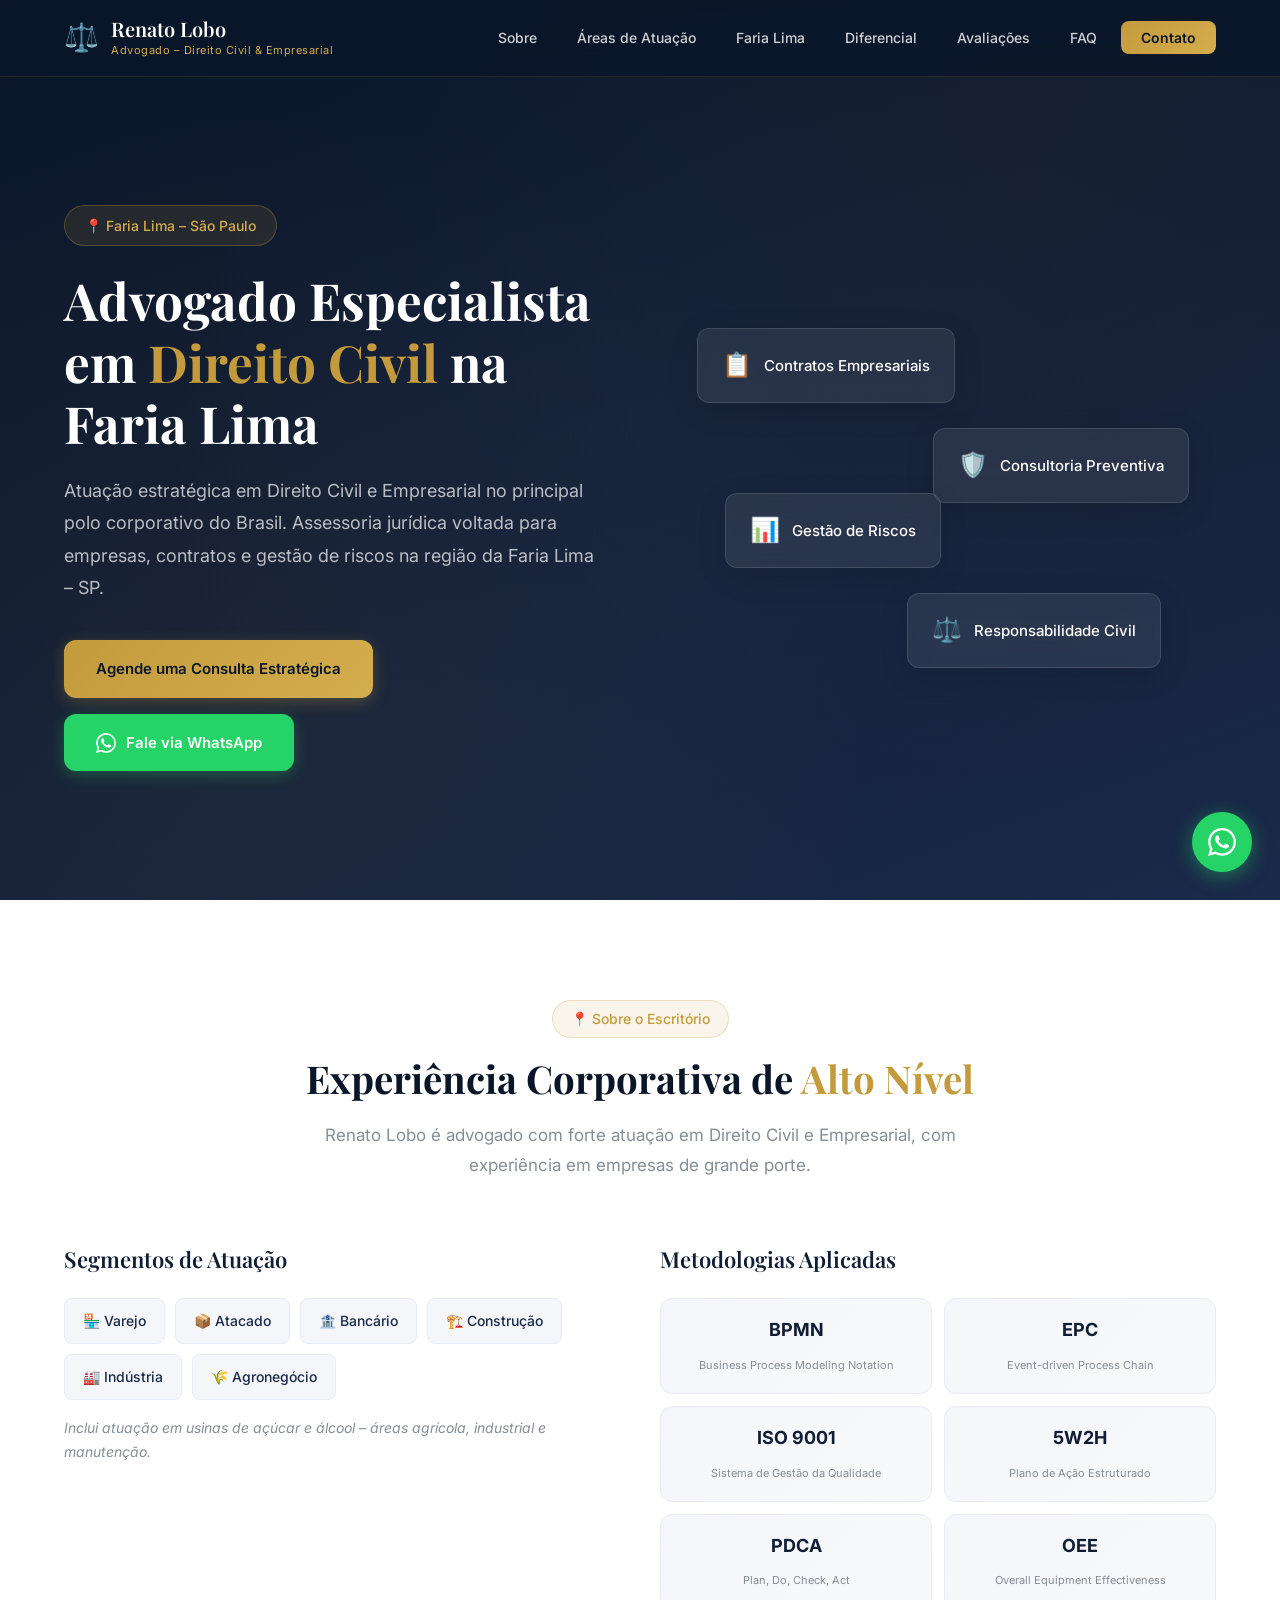
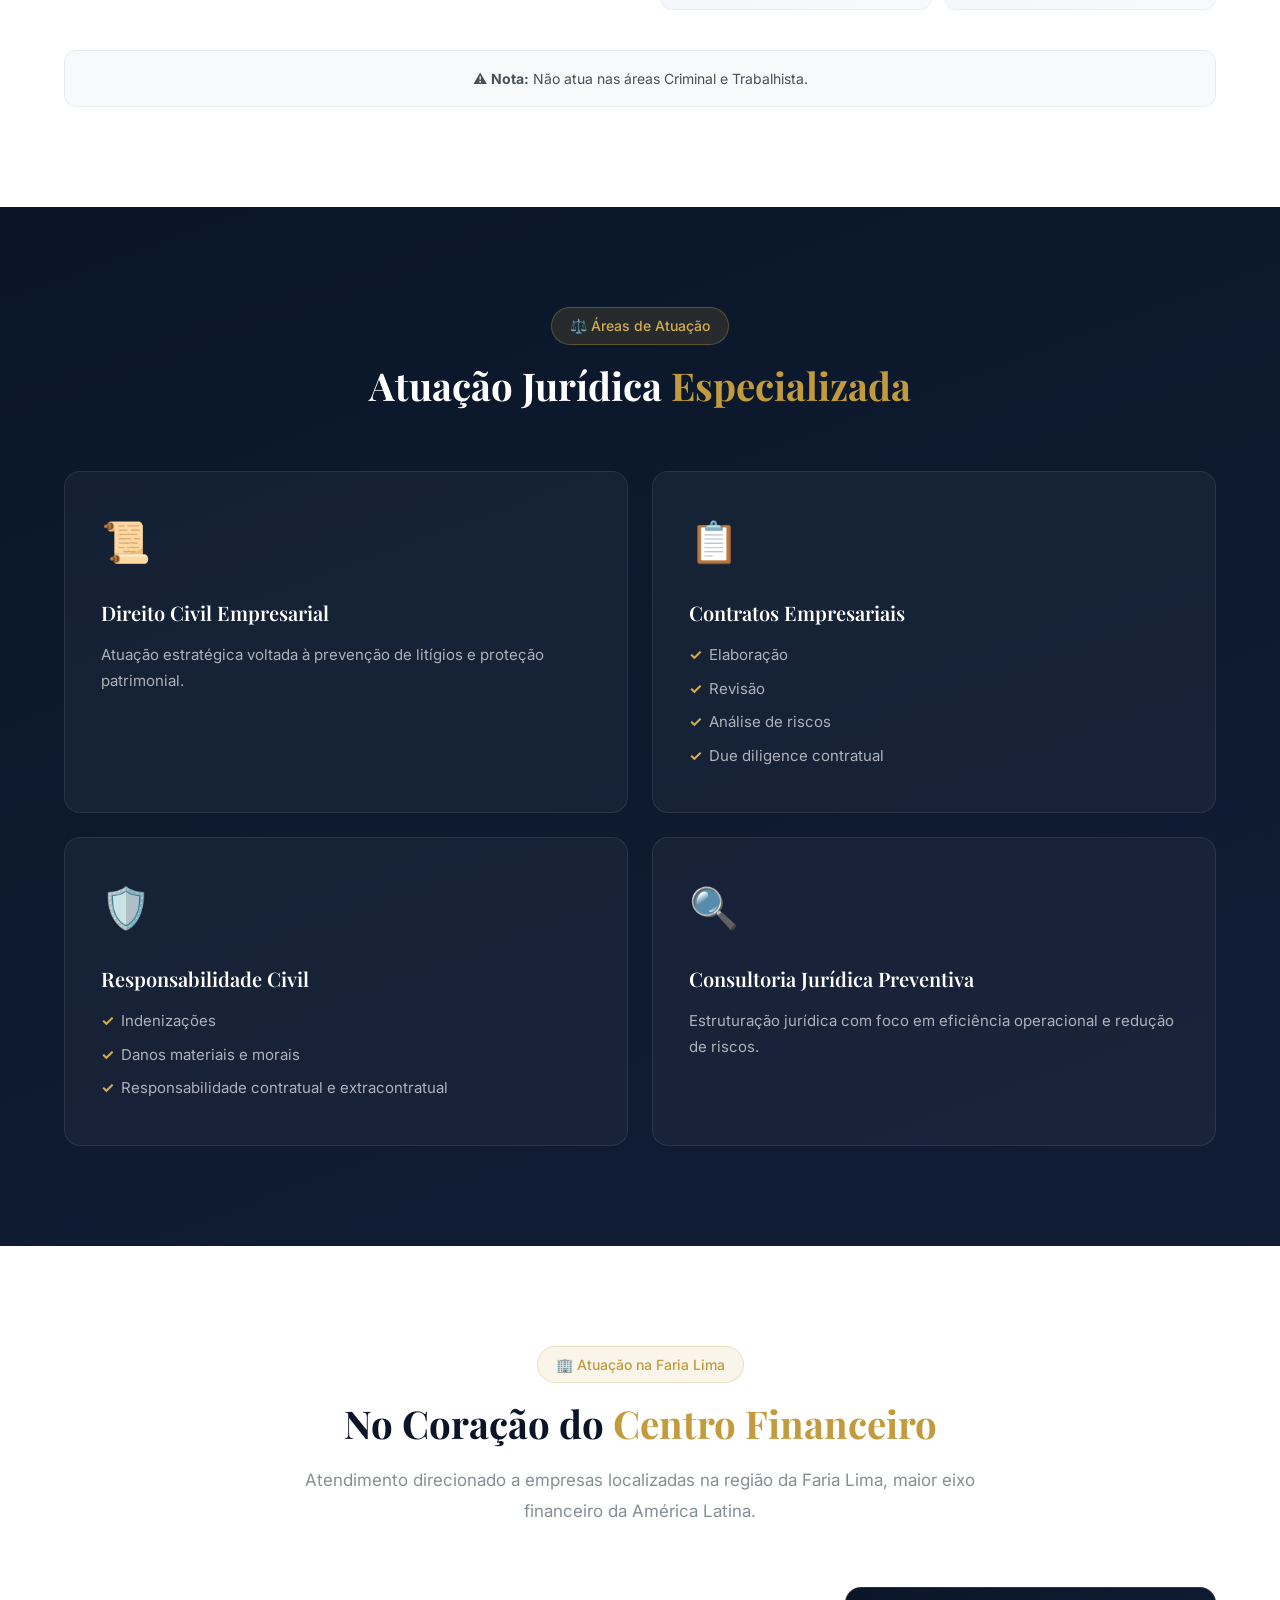
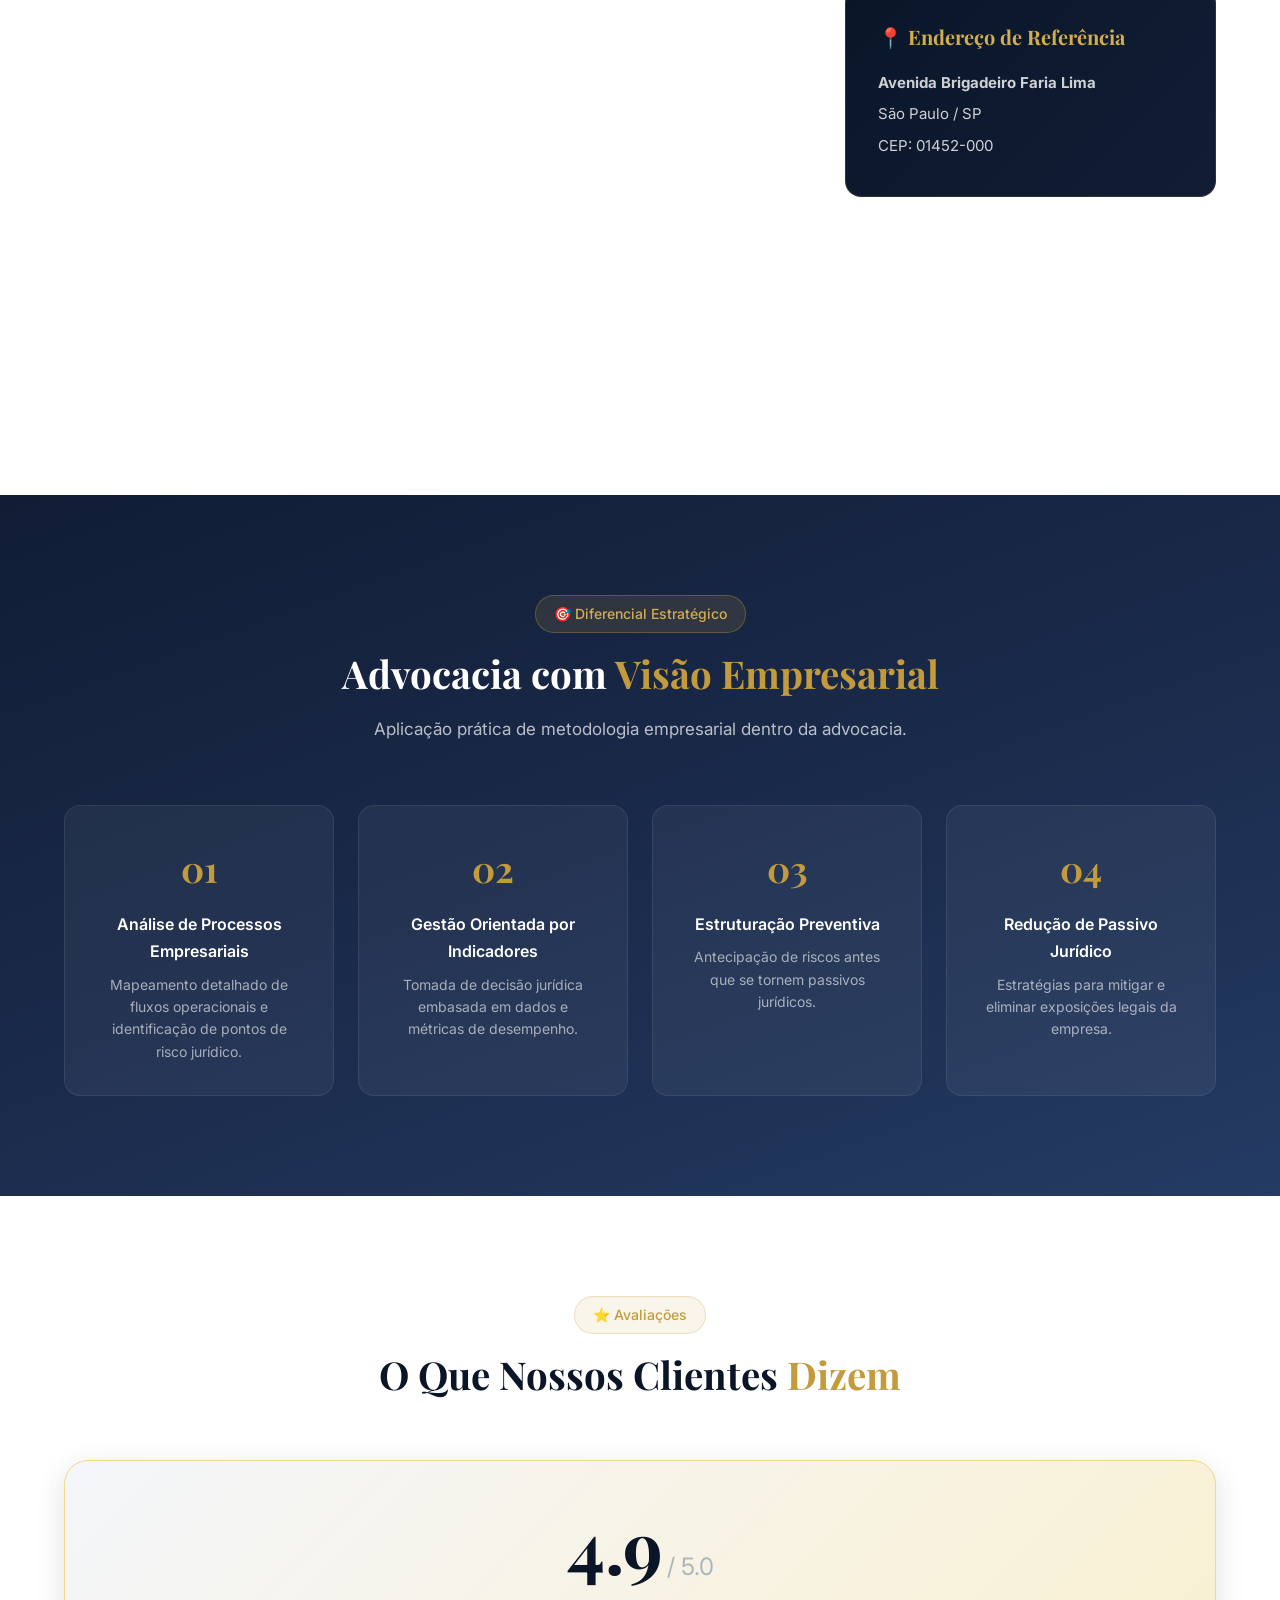
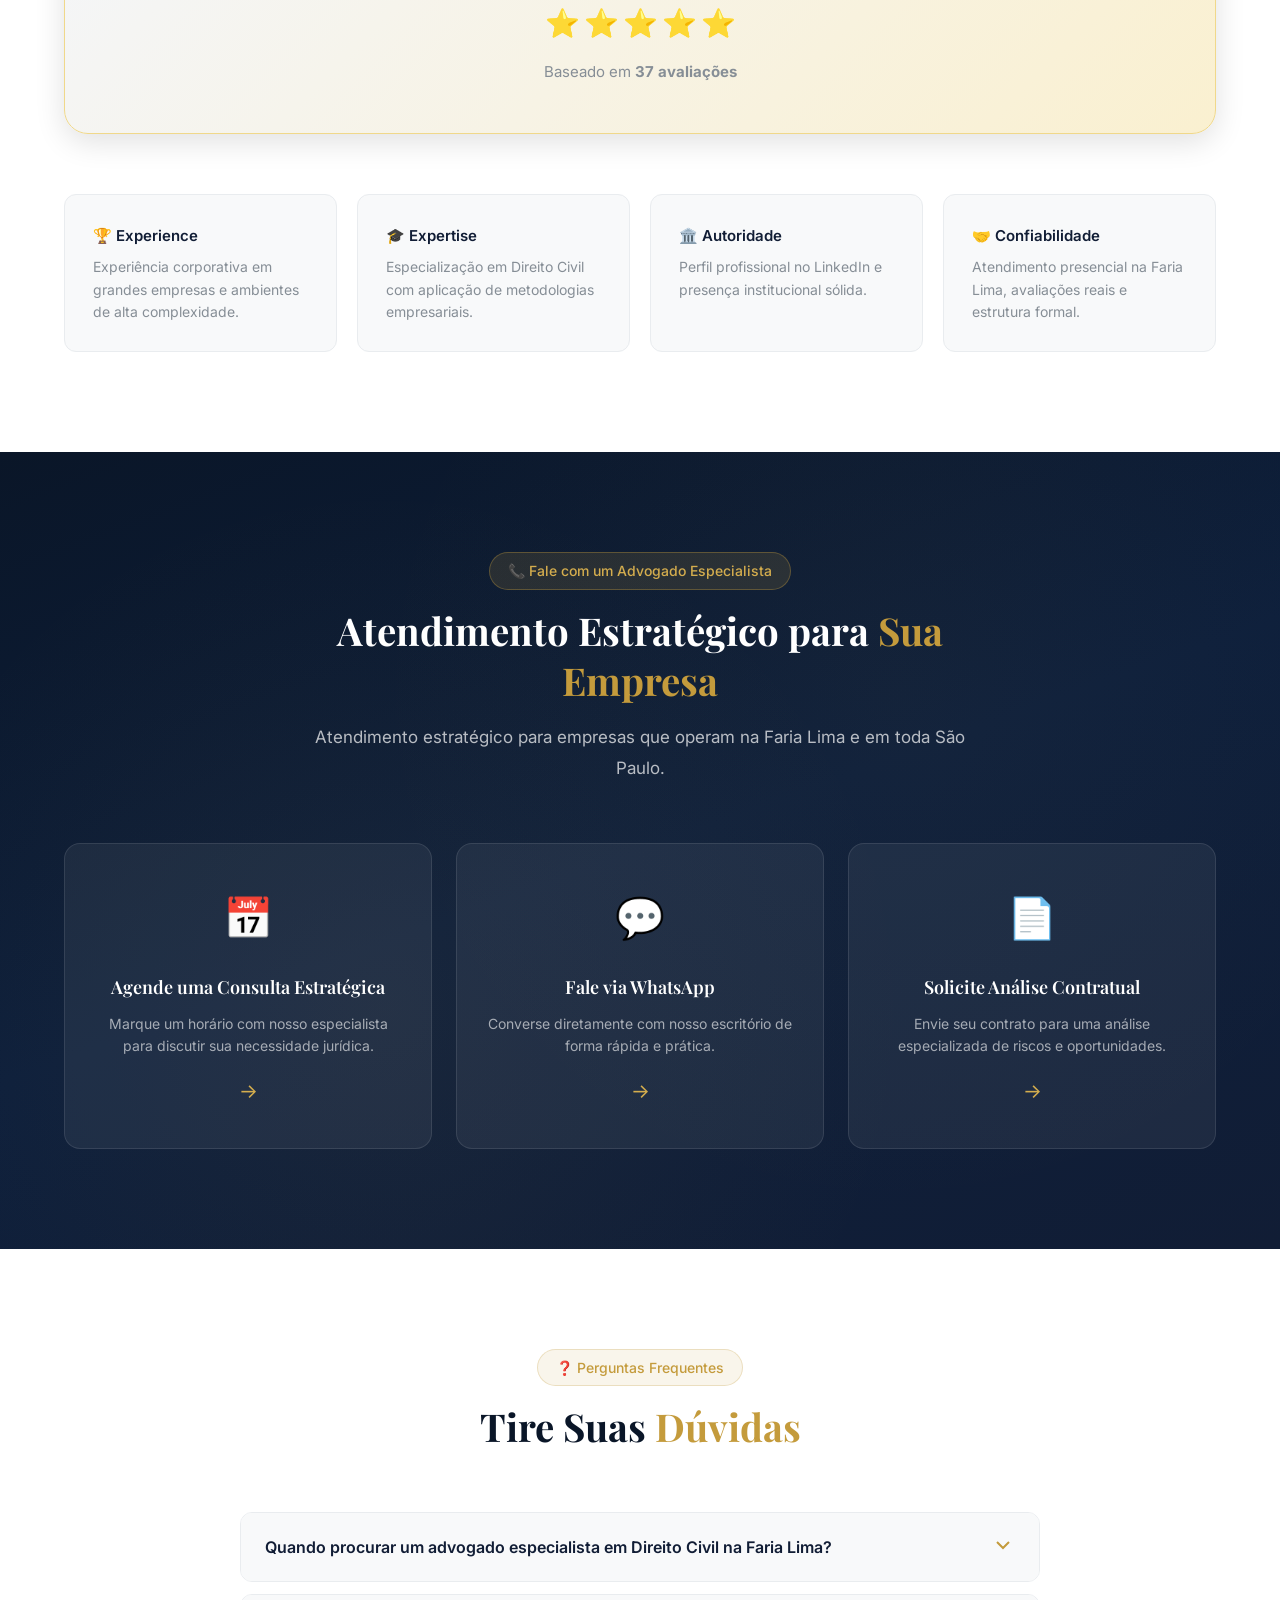
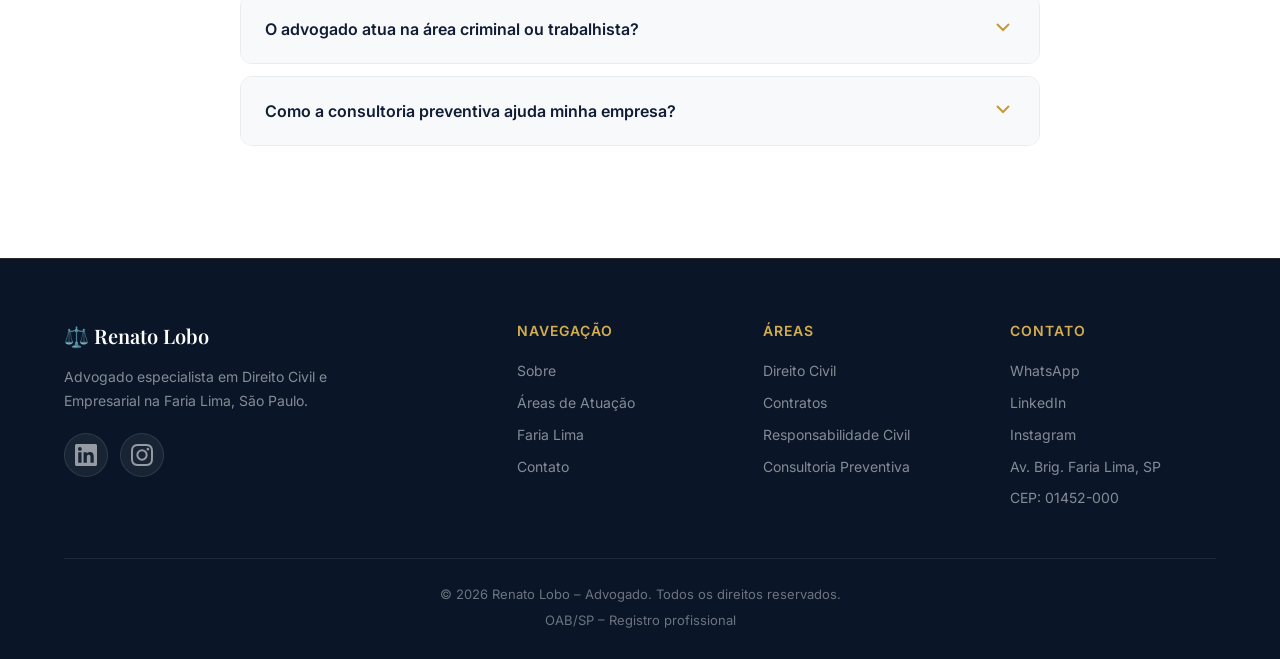
<file: index.html>
<!DOCTYPE html>
<html lang="pt-BR">

<head>
  <meta charset="UTF-8">
  <meta name="viewport" content="width=device-width, initial-scale=1.0">
  <meta http-equiv="X-UA-Compatible" content="IE=edge">

  <!-- SEO Meta Tags -->
  <title>Advogado Direito Civil Faria Lima – Renato Lobo | Especialista Empresarial SP</title>
  <meta name="description"
    content="Advogado especialista em Direito Civil e Empresarial na Faria Lima, São Paulo. Contratos, consultoria preventiva, responsabilidade civil. Agende sua consulta.">
  <meta name="keywords"
    content="advogado direito civil faria lima, advogado empresarial faria lima, consultoria jurídica empresarial são paulo, advogado contratos SP, advogado responsabilidade civil são paulo">
  <meta name="author" content="Renato Lobo - Advogado">
  <meta name="robots" content="index, follow">
  <link rel="canonical" href="https://renato-advogado.vercel.app/">

  <!-- Open Graph -->
  <meta property="og:title" content="Advogado Direito Civil Faria Lima – Renato Lobo">
  <meta property="og:description"
    content="Atuação estratégica em Direito Civil e Empresarial no principal polo corporativo do Brasil.">
  <meta property="og:type" content="website">
  <meta property="og:url" content="https://renato-advogado.vercel.app/">
  <meta property="og:locale" content="pt_BR">

  <!-- Google Tag Manager -->
  <script>
    (function (w, d, s, l, i) {
      w[l] = w[l] || []; w[l].push({
        'gtm.start':
          new Date().getTime(), event: 'gtm.js'
      }); var f = d.getElementsByTagName(s)[0],
        j = d.createElement(s), dl = l != 'dataLayer' ? '&l=' + l : ''; j.async = true; j.src =
          'https://www.googletagmanager.com/gtm.js?id=' + i + dl; f.parentNode.insertBefore(j, f);
    })(window, document, 'script', 'dataLayer', 'GTM-XXXXXXX');
    <!-- SUBSTITUA GTM-XXXXXXX PELO SEU ID DO GOOGLE TAG MANAGER -->
  </script>

  <!-- Google Analytics 4 (gtag.js) -->
  <script async src="https://www.googletagmanager.com/gtag/js?id=G-XXXXXXXXXX"></script>
  <!-- SUBSTITUA G-XXXXXXXXXX PELO SEU ID DO GOOGLE ANALYTICS -->
  <script>
    window.dataLayer = window.dataLayer || [];
    function gtag() { dataLayer.push(arguments); }
    gtag('js', new Date());
    gtag('config', 'G-XXXXXXXXXX');
  </script>

  <!-- Fonts -->
  <link rel="preconnect" href="https://fonts.googleapis.com">
  <link rel="preconnect" href="https://fonts.gstatic.com" crossorigin>
  <link
    href="https://fonts.googleapis.com/css2?family=Inter:wght@300;400;500;600;700&family=Playfair+Display:wght@400;500;600;700&display=swap"
    rel="stylesheet">

  <!-- Stylesheet -->
  <link rel="stylesheet" href="style.css">

  <!-- Schema.org Structured Data -->
  <script type="application/ld+json">
  {
    "@context": "https://schema.org",
    "@type": "LegalService",
    "name": "Renato Lobo – Advogado Direito Civil e Empresarial",
    "description": "Advogado especialista em Direito Civil e Empresarial na Faria Lima, São Paulo.",
    "url": "https://renato-advogado.vercel.app/",
    "telephone": "+5511975880130",
    "address": {
      "@type": "PostalAddress",
      "streetAddress": "Avenida Brigadeiro Faria Lima",
      "addressLocality": "São Paulo",
      "addressRegion": "SP",
      "postalCode": "01452-000",
      "addressCountry": "BR"
    },
    "geo": {
      "@type": "GeoCoordinates",
      "latitude": "-23.5744",
      "longitude": "-46.6912"
    },
    "aggregateRating": {
      "@type": "AggregateRating",
      "ratingValue": "4.9",
      "bestRating": "5",
      "ratingCount": "37"
    },
    "priceRange": "$$",
    "areaServed": {
      "@type": "City",
      "name": "São Paulo"
    }
  }
  </script>
</head>

<body>

  <!-- Google Tag Manager (noscript) -->
  <noscript>
    <iframe src="https://www.googletagmanager.com/ns.html?id=GTM-XXXXXXX" height="0" width="0"
      style="display:none;visibility:hidden"></iframe>
  </noscript>

  <!-- ===== HEADER / NAV ===== -->
  <header class="header" id="header">
    <div class="container header__inner">
      <a href="#" class="header__logo">
        <span class="header__logo-icon">⚖️</span>
        <div class="header__logo-text">
          <span class="header__name">Renato Lobo</span>
          <span class="header__tagline">Advogado – Direito Civil & Empresarial</span>
        </div>
      </a>
      <nav class="nav" id="nav">
        <ul class="nav__list">
          <li><a href="#sobre" class="nav__link">Sobre</a></li>
          <li><a href="#areas" class="nav__link">Áreas de Atuação</a></li>
          <li><a href="#faria-lima" class="nav__link">Faria Lima</a></li>
          <li><a href="#diferencial" class="nav__link">Diferencial</a></li>
          <li><a href="#avaliacoes" class="nav__link">Avaliações</a></li>
          <li><a href="#faq" class="nav__link">FAQ</a></li>
          <li><a href="#contato" class="nav__link nav__link--cta">Contato</a></li>
        </ul>
      </nav>
      <button class="header__hamburger" id="hamburger" aria-label="Abrir menu">
        <span></span>
        <span></span>
        <span></span>
      </button>
    </div>
  </header>

  <!-- ===== HERO ===== -->
  <section class="hero" id="hero">
    <div class="hero__bg-pattern"></div>
    <div class="container hero__inner">
      <div class="hero__content reveal">
        <span class="hero__badge">📍 Faria Lima – São Paulo</span>
        <h1 class="hero__title">
          Advogado Especialista em <span class="text-gold">Direito Civil</span> na Faria Lima
        </h1>
        <p class="hero__subtitle">
          Atuação estratégica em Direito Civil e Empresarial no principal polo corporativo do Brasil.
          Assessoria jurídica voltada para empresas, contratos e gestão de riscos na região da Faria Lima – SP.
        </p>
        <div class="hero__ctas">
          <a href="javascript:void(0)" class="btn btn--primary" data-cta="hero-agendar" onclick="openCalModal()">
            Agende uma Consulta Estratégica
          </a>
          <a href="https://wa.me/5511975880130?text=Ol%C3%A1%2C%20gostaria%20de%20agendar%20uma%20consulta."
            class="btn btn--whatsapp" target="_blank" rel="noopener" data-cta="hero-whatsapp">
            <svg width="20" height="20" viewBox="0 0 24 24" fill="currentColor">
              <path
                d="M17.472 14.382c-.297-.149-1.758-.867-2.03-.967-.273-.099-.471-.148-.67.15-.197.297-.767.966-.94 1.164-.173.199-.347.223-.644.075-.297-.15-1.255-.463-2.39-1.475-.883-.788-1.48-1.761-1.653-2.059-.173-.297-.018-.458.13-.606.134-.133.298-.347.446-.52.149-.174.198-.298.298-.497.099-.198.05-.371-.025-.52-.075-.149-.669-1.612-.916-2.207-.242-.579-.487-.5-.669-.51-.173-.008-.371-.01-.57-.01-.198 0-.52.074-.792.372-.272.297-1.04 1.016-1.04 2.479 0 1.462 1.065 2.875 1.213 3.074.149.198 2.096 3.2 5.077 4.487.709.306 1.262.489 1.694.625.712.227 1.36.195 1.871.118.571-.085 1.758-.719 2.006-1.413.248-.694.248-1.289.173-1.413-.074-.124-.272-.198-.57-.347m-5.421 7.403h-.004a9.87 9.87 0 01-5.031-1.378l-.361-.214-3.741.982.998-3.648-.235-.374a9.86 9.86 0 01-1.51-5.26c.001-5.45 4.436-9.884 9.888-9.884 2.64 0 5.122 1.03 6.988 2.898a9.825 9.825 0 012.893 6.994c-.003 5.45-4.437 9.884-9.885 9.884m8.413-18.297A11.815 11.815 0 0012.05 0C5.495 0 .16 5.335.157 11.892c0 2.096.547 4.142 1.588 5.945L.057 24l6.305-1.654a11.882 11.882 0 005.683 1.448h.005c6.554 0 11.89-5.335 11.893-11.893a11.821 11.821 0 00-3.48-8.413z" />
            </svg>
            Fale via WhatsApp
          </a>
        </div>
      </div>
      <div class="hero__visual reveal">
        <div class="hero__card-stack">
          <div class="hero__float-card hero__float-card--1">
            <span class="hero__float-icon">📋</span>
            <span>Contratos Empresariais</span>
          </div>
          <div class="hero__float-card hero__float-card--2">
            <span class="hero__float-icon">🛡️</span>
            <span>Consultoria Preventiva</span>
          </div>
          <div class="hero__float-card hero__float-card--3">
            <span class="hero__float-icon">📊</span>
            <span>Gestão de Riscos</span>
          </div>
          <div class="hero__float-card hero__float-card--4">
            <span class="hero__float-icon">⚖️</span>
            <span>Responsabilidade Civil</span>
          </div>
        </div>
      </div>
    </div>
  </section>

  <!-- ===== SOBRE ===== -->
  <section class="section section--light" id="sobre">
    <div class="container">
      <div class="section__header reveal">
        <span class="section__badge">📍 Sobre o Escritório</span>
        <h2 class="section__title">Experiência Corporativa de <span class="text-gold">Alto Nível</span></h2>
        <p class="section__desc">
          Renato Lobo é advogado com forte atuação em Direito Civil e Empresarial, com experiência em empresas de grande
          porte.
        </p>
      </div>

      <div class="sobre__grid">
        <div class="sobre__segmentos reveal">
          <h3 class="sobre__subtitle">Segmentos de Atuação</h3>
          <div class="tag-cloud">
            <span class="tag">🏪 Varejo</span>
            <span class="tag">📦 Atacado</span>
            <span class="tag">🏦 Bancário</span>
            <span class="tag">🏗️ Construção</span>
            <span class="tag">🏭 Indústria</span>
            <span class="tag">🌾 Agronegócio</span>
          </div>
          <p class="sobre__note">
            Inclui atuação em usinas de açúcar e álcool – áreas agrícola, industrial e manutenção.
          </p>
        </div>

        <div class="sobre__metodologias reveal">
          <h3 class="sobre__subtitle">Metodologias Aplicadas</h3>
          <div class="metodologia-grid">
            <div class="metodologia-card">
              <span class="metodologia-card__abbr">BPMN</span>
              <span class="metodologia-card__name">Business Process Modeling Notation</span>
            </div>
            <div class="metodologia-card">
              <span class="metodologia-card__abbr">EPC</span>
              <span class="metodologia-card__name">Event-driven Process Chain</span>
            </div>
            <div class="metodologia-card">
              <span class="metodologia-card__abbr">ISO 9001</span>
              <span class="metodologia-card__name">Sistema de Gestão da Qualidade</span>
            </div>
            <div class="metodologia-card">
              <span class="metodologia-card__abbr">5W2H</span>
              <span class="metodologia-card__name">Plano de Ação Estruturado</span>
            </div>
            <div class="metodologia-card">
              <span class="metodologia-card__abbr">PDCA</span>
              <span class="metodologia-card__name">Plan, Do, Check, Act</span>
            </div>
            <div class="metodologia-card">
              <span class="metodologia-card__abbr">OEE</span>
              <span class="metodologia-card__name">Overall Equipment Effectiveness</span>
            </div>
          </div>
        </div>
      </div>

      <div class="sobre__disclaimer reveal">
        <p>⚠️ <strong>Nota:</strong> Não atua nas áreas Criminal e Trabalhista.</p>
      </div>
    </div>
  </section>

  <!-- ===== ÁREAS DE ATUAÇÃO ===== -->
  <section class="section section--dark" id="areas">
    <div class="container">
      <div class="section__header reveal">
        <span class="section__badge section__badge--light">⚖️ Áreas de Atuação</span>
        <h2 class="section__title section__title--light">Atuação Jurídica <span class="text-gold">Especializada</span>
        </h2>
      </div>

      <div class="areas__grid">
        <div class="area-card reveal">
          <div class="area-card__icon">📜</div>
          <h3 class="area-card__title">Direito Civil Empresarial</h3>
          <p class="area-card__desc">
            Atuação estratégica voltada à prevenção de litígios e proteção patrimonial.
          </p>
        </div>

        <div class="area-card reveal">
          <div class="area-card__icon">📋</div>
          <h3 class="area-card__title">Contratos Empresariais</h3>
          <ul class="area-card__list">
            <li>Elaboração</li>
            <li>Revisão</li>
            <li>Análise de riscos</li>
            <li>Due diligence contratual</li>
          </ul>
        </div>

        <div class="area-card reveal">
          <div class="area-card__icon">🛡️</div>
          <h3 class="area-card__title">Responsabilidade Civil</h3>
          <ul class="area-card__list">
            <li>Indenizações</li>
            <li>Danos materiais e morais</li>
            <li>Responsabilidade contratual e extracontratual</li>
          </ul>
        </div>

        <div class="area-card reveal">
          <div class="area-card__icon">🔍</div>
          <h3 class="area-card__title">Consultoria Jurídica Preventiva</h3>
          <p class="area-card__desc">
            Estruturação jurídica com foco em eficiência operacional e redução de riscos.
          </p>
        </div>
      </div>
    </div>
  </section>

  <!-- ===== FARIA LIMA ===== -->
  <section class="section section--light" id="faria-lima">
    <div class="container">
      <div class="section__header reveal">
        <span class="section__badge">🏢 Atuação na Faria Lima</span>
        <h2 class="section__title">No Coração do <span class="text-gold">Centro Financeiro</span></h2>
        <p class="section__desc">
          Atendimento direcionado a empresas localizadas na região da Faria Lima, maior eixo financeiro da América
          Latina.
        </p>
      </div>

      <div class="faria-lima__content reveal">
        <div class="faria-lima__map">
          <iframe
            src="https://www.google.com/maps/embed?pb=!1m18!1m12!1m3!1d3656.7177123!2d-46.6934!3d-23.5744!2m3!1f0!2f0!3f0!3m2!1i1024!2i768!4f13.1!3m3!1m2!1s0x94ce576aae06b44d%3A0x55034e30abe1ff!2sAv.%20Brigadeiro%20Faria%20Lima%20-%20Jardim%20Paulistano%2C%20S%C3%A3o%20Paulo%20-%20SP!5e0!3m2!1spt-BR!2sbr!4v1700000000000!5m2!1spt-BR!2sbr"
            width="100%" height="400" style="border:0; border-radius: 16px;" allowfullscreen="" loading="lazy"
            referrerpolicy="no-referrer-when-downgrade"
            title="Localização – Avenida Brigadeiro Faria Lima, São Paulo/SP">
          </iframe>
        </div>
        <div class="faria-lima__info">
          <div class="faria-lima__address-card">
            <h3>📍 Endereço de Referência</h3>
            <p><strong>Avenida Brigadeiro Faria Lima</strong></p>
            <p>São Paulo / SP</p>
            <p>CEP: 01452-000</p>
          </div>
        </div>
      </div>
    </div>
  </section>

  <!-- ===== DIFERENCIAL ===== -->
  <section class="section section--gradient" id="diferencial">
    <div class="container">
      <div class="section__header reveal">
        <span class="section__badge section__badge--light">🎯 Diferencial Estratégico</span>
        <h2 class="section__title section__title--light">Advocacia com <span class="text-gold">Visão Empresarial</span>
        </h2>
        <p class="section__desc section__desc--light">
          Aplicação prática de metodologia empresarial dentro da advocacia.
        </p>
      </div>

      <div class="diferencial__grid">
        <div class="diferencial-card reveal">
          <div class="diferencial-card__number">01</div>
          <h3 class="diferencial-card__title">Análise de Processos Empresariais</h3>
          <p class="diferencial-card__desc">Mapeamento detalhado de fluxos operacionais e identificação de pontos de
            risco jurídico.</p>
        </div>
        <div class="diferencial-card reveal">
          <div class="diferencial-card__number">02</div>
          <h3 class="diferencial-card__title">Gestão Orientada por Indicadores</h3>
          <p class="diferencial-card__desc">Tomada de decisão jurídica embasada em dados e métricas de desempenho.</p>
        </div>
        <div class="diferencial-card reveal">
          <div class="diferencial-card__number">03</div>
          <h3 class="diferencial-card__title">Estruturação Preventiva</h3>
          <p class="diferencial-card__desc">Antecipação de riscos antes que se tornem passivos jurídicos.</p>
        </div>
        <div class="diferencial-card reveal">
          <div class="diferencial-card__number">04</div>
          <h3 class="diferencial-card__title">Redução de Passivo Jurídico</h3>
          <p class="diferencial-card__desc">Estratégias para mitigar e eliminar exposições legais da empresa.</p>
        </div>
      </div>
    </div>
  </section>

  <!-- ===== AVALIAÇÕES ===== -->
  <section class="section section--light" id="avaliacoes">
    <div class="container">
      <div class="section__header reveal">
        <span class="section__badge">⭐ Avaliações</span>
        <h2 class="section__title">O Que Nossos Clientes <span class="text-gold">Dizem</span></h2>
      </div>

      <div class="avaliacoes__card reveal">
        <div class="avaliacoes__score">
          <span class="avaliacoes__number">4.9</span>
          <span class="avaliacoes__max">/ 5.0</span>
        </div>
        <div class="avaliacoes__stars">
          <span>⭐</span><span>⭐</span><span>⭐</span><span>⭐</span><span>⭐</span>
        </div>
        <p class="avaliacoes__count">Baseado em <strong>37 avaliações</strong></p>
      </div>

      <!-- E-E-A-T Section -->
      <div class="eeat__grid">
        <div class="eeat-card reveal">
          <h4 class="eeat-card__title">🏆 Experience</h4>
          <p>Experiência corporativa em grandes empresas e ambientes de alta complexidade.</p>
        </div>
        <div class="eeat-card reveal">
          <h4 class="eeat-card__title">🎓 Expertise</h4>
          <p>Especialização em Direito Civil com aplicação de metodologias empresariais.</p>
        </div>
        <div class="eeat-card reveal">
          <h4 class="eeat-card__title">🏛️ Autoridade</h4>
          <p>Perfil profissional no LinkedIn e presença institucional sólida.</p>
        </div>
        <div class="eeat-card reveal">
          <h4 class="eeat-card__title">🤝 Confiabilidade</h4>
          <p>Atendimento presencial na Faria Lima, avaliações reais e estrutura formal.</p>
        </div>
      </div>
    </div>
  </section>

  <!-- ===== CONTATO / CTA ===== -->
  <section class="section section--cta" id="contato">
    <div class="container">
      <div class="section__header reveal">
        <span class="section__badge section__badge--light">📞 Fale com um Advogado Especialista</span>
        <h2 class="section__title section__title--light">Atendimento Estratégico para <span class="text-gold">Sua
            Empresa</span></h2>
        <p class="section__desc section__desc--light">
          Atendimento estratégico para empresas que operam na Faria Lima e em toda São Paulo.
        </p>
      </div>

      <div class="contato__grid reveal">
        <a href="javascript:void(0)" class="contato-card" data-cta="agendar-consulta" onclick="openCalModal()">
          <div class="contato-card__icon">📅</div>
          <h3 class="contato-card__title">Agende uma Consulta Estratégica</h3>
          <p class="contato-card__desc">Marque um horário com nosso especialista para discutir sua necessidade jurídica.
          </p>
          <span class="contato-card__arrow">→</span>
        </a>

        <a href="https://wa.me/5511975880130?text=Ol%C3%A1%2C%20gostaria%20de%20agendar%20uma%20consulta."
          class="contato-card contato-card--whatsapp" target="_blank" rel="noopener" data-cta="contato-whatsapp">
          <div class="contato-card__icon">💬</div>
          <h3 class="contato-card__title">Fale via WhatsApp</h3>
          <p class="contato-card__desc">Converse diretamente com nosso escritório de forma rápida e prática.</p>
          <span class="contato-card__arrow">→</span>
        </a>

        <a href="#contato" class="contato-card" data-cta="analise-contratual">
          <div class="contato-card__icon">📄</div>
          <h3 class="contato-card__title">Solicite Análise Contratual</h3>
          <p class="contato-card__desc">Envie seu contrato para uma análise especializada de riscos e oportunidades.</p>
          <span class="contato-card__arrow">→</span>
        </a>
      </div>
    </div>
  </section>

  <!-- ===== FAQ ===== -->
  <section class="section section--light" id="faq">
    <div class="container">
      <div class="section__header reveal">
        <span class="section__badge">❓ Perguntas Frequentes</span>
        <h2 class="section__title">Tire Suas <span class="text-gold">Dúvidas</span></h2>
      </div>

      <div class="faq__list">
        <div class="faq-item reveal">
          <button class="faq-item__question" aria-expanded="false">
            <span>Quando procurar um advogado especialista em Direito Civil na Faria Lima?</span>
            <span class="faq-item__chevron">
              <svg width="24" height="24" viewBox="0 0 24 24" fill="none" stroke="currentColor" stroke-width="2">
                <polyline points="6,9 12,15 18,9"></polyline>
              </svg>
            </span>
          </button>
          <div class="faq-item__answer">
            <p>Sempre que houver conflitos contratuais, necessidade de indenização ou estruturação jurídica preventiva
              empresarial.</p>
          </div>
        </div>

        <div class="faq-item reveal">
          <button class="faq-item__question" aria-expanded="false">
            <span>O advogado atua na área criminal ou trabalhista?</span>
            <span class="faq-item__chevron">
              <svg width="24" height="24" viewBox="0 0 24 24" fill="none" stroke="currentColor" stroke-width="2">
                <polyline points="6,9 12,15 18,9"></polyline>
              </svg>
            </span>
          </button>
          <div class="faq-item__answer">
            <p>Não. A atuação é exclusiva em Direito Civil e Empresarial.</p>
          </div>
        </div>

        <div class="faq-item reveal">
          <button class="faq-item__question" aria-expanded="false">
            <span>Como a consultoria preventiva ajuda minha empresa?</span>
            <span class="faq-item__chevron">
              <svg width="24" height="24" viewBox="0 0 24 24" fill="none" stroke="currentColor" stroke-width="2">
                <polyline points="6,9 12,15 18,9"></polyline>
              </svg>
            </span>
          </button>
          <div class="faq-item__answer">
            <p>Reduz riscos jurídicos, melhora estrutura contratual e evita passivos futuros.</p>
          </div>
        </div>
      </div>

      <!-- FAQ Schema -->
      <script type="application/ld+json">
      {
        "@context": "https://schema.org",
        "@type": "FAQPage",
        "mainEntity": [
          {
            "@type": "Question",
            "name": "Quando procurar um advogado especialista em Direito Civil na Faria Lima?",
            "acceptedAnswer": {
              "@type": "Answer",
              "text": "Sempre que houver conflitos contratuais, necessidade de indenização ou estruturação jurídica preventiva empresarial."
            }
          },
          {
            "@type": "Question",
            "name": "O advogado atua na área criminal ou trabalhista?",
            "acceptedAnswer": {
              "@type": "Answer",
              "text": "Não. A atuação é exclusiva em Direito Civil e Empresarial."
            }
          },
          {
            "@type": "Question",
            "name": "Como a consultoria preventiva ajuda minha empresa?",
            "acceptedAnswer": {
              "@type": "Answer",
              "text": "Reduz riscos jurídicos, melhora estrutura contratual e evita passivos futuros."
            }
          }
        ]
      }
      </script>
    </div>
  </section>

  <!-- ===== FOOTER ===== -->
  <footer class="footer">
    <div class="container">
      <div class="footer__inner">
        <div class="footer__brand">
          <span class="footer__logo">⚖️ Renato Lobo</span>
          <p class="footer__desc">Advogado especialista em Direito Civil e Empresarial na Faria Lima, São Paulo.</p>
          <div class="footer__social">
            <a href="https://www.linkedin.com/in/renato-lobo-57615828/" target="_blank" rel="noopener"
              aria-label="LinkedIn" class="footer__social-link footer__social-link--linkedin">
              <svg width="22" height="22" viewBox="0 0 24 24" fill="currentColor">
                <path
                  d="M20.447 20.452h-3.554v-5.569c0-1.328-.027-3.037-1.852-3.037-1.853 0-2.136 1.445-2.136 2.939v5.667H9.351V9h3.414v1.561h.046c.477-.9 1.637-1.85 3.37-1.85 3.601 0 4.267 2.37 4.267 5.455v6.286zM5.337 7.433a2.062 2.062 0 01-2.063-2.065 2.064 2.064 0 112.063 2.065zm1.782 13.019H3.555V9h3.564v11.452zM22.225 0H1.771C.792 0 0 .774 0 1.729v20.542C0 23.227.792 24 1.771 24h20.451C23.2 24 24 23.227 24 22.271V1.729C24 .774 23.2 0 22.222 0h.003z" />
              </svg>
            </a>
            <a href="https://www.instagram.com/renatoloboxx/" target="_blank" rel="noopener" aria-label="Instagram"
              class="footer__social-link footer__social-link--instagram">
              <svg width="22" height="22" viewBox="0 0 24 24" fill="currentColor">
                <path
                  d="M12 0C8.74 0 8.333.015 7.053.072 5.775.132 4.905.333 4.14.63c-.789.306-1.459.717-2.126 1.384S.935 3.35.63 4.14C.333 4.905.131 5.775.072 7.053.012 8.333 0 8.74 0 12s.015 3.667.072 4.947c.06 1.277.261 2.148.558 2.913.306.788.717 1.459 1.384 2.126.667.666 1.336 1.079 2.126 1.384.766.296 1.636.499 2.913.558C8.333 23.988 8.74 24 12 24s3.667-.015 4.947-.072c1.277-.06 2.148-.262 2.913-.558.788-.306 1.459-.718 2.126-1.384.666-.667 1.079-1.335 1.384-2.126.296-.765.499-1.636.558-2.913.06-1.28.072-1.687.072-4.947s-.015-3.667-.072-4.947c-.06-1.277-.262-2.149-.558-2.913-.306-.789-.718-1.459-1.384-2.126C21.319 1.347 20.651.935 19.86.63c-.765-.297-1.636-.499-2.913-.558C15.667.012 15.26 0 12 0zm0 2.16c3.203 0 3.585.016 4.85.071 1.17.055 1.805.249 2.227.415.562.217.96.477 1.382.896.419.42.679.819.896 1.381.164.422.36 1.057.413 2.227.057 1.266.07 1.646.07 4.85s-.015 3.585-.074 4.85c-.061 1.17-.256 1.805-.421 2.227-.224.562-.479.96-.899 1.382-.419.419-.824.679-1.38.896-.42.164-1.065.36-2.235.413-1.274.057-1.649.07-4.859.07-3.211 0-3.586-.015-4.859-.074-1.171-.061-1.816-.256-2.236-.421-.569-.224-.96-.479-1.379-.899-.421-.419-.69-.824-.9-1.38-.165-.42-.359-1.065-.42-2.235-.045-1.26-.061-1.649-.061-4.844 0-3.196.016-3.586.061-4.861.061-1.17.255-1.814.42-2.234.21-.57.479-.96.9-1.381.419-.419.81-.689 1.379-.898.42-.166 1.051-.361 2.221-.421 1.275-.045 1.65-.06 4.859-.06l.045.03zm0 3.678a6.162 6.162 0 100 12.324 6.162 6.162 0 100-12.324zM12 16c-2.21 0-4-1.79-4-4s1.79-4 4-4 4 1.79 4 4-1.79 4-4 4zm7.846-10.405a1.441 1.441 0 11-2.88 0 1.441 1.441 0 012.88 0z" />
              </svg>
            </a>
          </div>
        </div>
        <div class="footer__links">
          <h4>Navegação</h4>
          <ul>
            <li><a href="#sobre">Sobre</a></li>
            <li><a href="#areas">Áreas de Atuação</a></li>
            <li><a href="#faria-lima">Faria Lima</a></li>
            <li><a href="#contato">Contato</a></li>
          </ul>
        </div>
        <div class="footer__links">
          <h4>Áreas</h4>
          <ul>
            <li><a href="#areas">Direito Civil</a></li>
            <li><a href="#areas">Contratos</a></li>
            <li><a href="#areas">Responsabilidade Civil</a></li>
            <li><a href="#areas">Consultoria Preventiva</a></li>
          </ul>
        </div>
        <div class="footer__links">
          <h4>Contato</h4>
          <ul>
            <li><a href="https://wa.me/5511975880130" target="_blank" rel="noopener">WhatsApp</a></li>
            <li><a href="https://www.linkedin.com/in/renato-lobo-57615828/" target="_blank" rel="noopener">LinkedIn</a>
            </li>
            <li><a href="https://www.instagram.com/renatoloboxx/" target="_blank" rel="noopener">Instagram</a>
            </li>
            <li>Av. Brig. Faria Lima, SP</li>
            <li>CEP: 01452-000</li>
          </ul>
        </div>
      </div>
      <div class="footer__bottom">
        <p>&copy; 2026 Renato Lobo – Advogado. Todos os direitos reservados.</p>
        <p class="footer__oab">OAB/SP – Registro profissional</p>
      </div>
    </div>
  </footer>

  <!-- WhatsApp Floating Button -->
  <a href="https://wa.me/5511975880130?text=Ol%C3%A1%2C%20gostaria%20de%20agendar%20uma%20consulta."
    class="whatsapp-float" target="_blank" rel="noopener" aria-label="Fale via WhatsApp" data-cta="float-whatsapp">
    <svg width="28" height="28" viewBox="0 0 24 24" fill="currentColor">
      <path
        d="M17.472 14.382c-.297-.149-1.758-.867-2.03-.967-.273-.099-.471-.148-.67.15-.197.297-.767.966-.94 1.164-.173.199-.347.223-.644.075-.297-.15-1.255-.463-2.39-1.475-.883-.788-1.48-1.761-1.653-2.059-.173-.297-.018-.458.13-.606.134-.133.298-.347.446-.52.149-.174.198-.298.298-.497.099-.198.05-.371-.025-.52-.075-.149-.669-1.612-.916-2.207-.242-.579-.487-.5-.669-.51-.173-.008-.371-.01-.57-.01-.198 0-.52.074-.792.372-.272.297-1.04 1.016-1.04 2.479 0 1.462 1.065 2.875 1.213 3.074.149.198 2.096 3.2 5.077 4.487.709.306 1.262.489 1.694.625.712.227 1.36.195 1.871.118.571-.085 1.758-.719 2.006-1.413.248-.694.248-1.289.173-1.413-.074-.124-.272-.198-.57-.347m-5.421 7.403h-.004a9.87 9.87 0 01-5.031-1.378l-.361-.214-3.741.982.998-3.648-.235-.374a9.86 9.86 0 01-1.51-5.26c.001-5.45 4.436-9.884 9.888-9.884 2.64 0 5.122 1.03 6.988 2.898a9.825 9.825 0 012.893 6.994c-.003 5.45-4.437 9.884-9.885 9.884m8.413-18.297A11.815 11.815 0 0012.05 0C5.495 0 .16 5.335.157 11.892c0 2.096.547 4.142 1.588 5.945L.057 24l6.305-1.654a11.882 11.882 0 005.683 1.448h.005c6.554 0 11.89-5.335 11.893-11.893a11.821 11.821 0 00-3.48-8.413z" />
    </svg>
  </a>

  <!-- ===== MODAL CAL.COM ===== -->
  <div class="cal-modal" id="calModal">
    <div class="cal-modal__overlay" onclick="closeCalModal()"></div>
    <div class="cal-modal__container">
      <button class="cal-modal__close" onclick="closeCalModal()" aria-label="Fechar">
        <svg width="24" height="24" viewBox="0 0 24 24" fill="none" stroke="currentColor" stroke-width="2">
          <line x1="18" y1="6" x2="6" y2="18"></line>
          <line x1="6" y1="6" x2="18" y2="18"></line>
        </svg>
      </button>
      <div class="cal-modal__header">
        <span class="cal-modal__badge">📅 Agendamento</span>
        <h3 class="cal-modal__title">Agende sua Consulta Estratégica</h3>
      </div>
      <div class="cal-modal__body">
        <iframe id="calIframe" src="" width="100%" height="100%" frameborder="0" loading="lazy"
          title="Agendar consulta via Cal.com">
        </iframe>
      </div>
    </div>
  </div>

  <script src="script.js"></script>
</body>

</html>
</file>
<file: style.css>
/* ===================================
   RENATO LOBO – LANDING PAGE
   Design System & Styles
   =================================== */

/* === CSS Custom Properties === */
:root {
  /* Colors */
  --navy-900: #0a1628;
  --navy-800: #111d35;
  --navy-700: #1a2a4a;
  --navy-600: #243b63;
  --navy-500: #2e4d7c;
  --navy-100: #e8edf5;
  --navy-50: #f4f6fa;

  --gold-500: #c49b3c;
  --gold-400: #d4ad4e;
  --gold-300: #e4c060;
  --gold-200: #f0d88a;
  --gold-100: #faf0d0;

  --white: #ffffff;
  --gray-50: #f8f9fa;
  --gray-100: #f1f3f5;
  --gray-200: #e9ecef;
  --gray-300: #dee2e6;
  --gray-400: #ced4da;
  --gray-500: #adb5bd;
  --gray-600: #868e96;
  --gray-700: #495057;
  --gray-800: #343a40;
  --gray-900: #212529;

  --success: #25d366;
  --whatsapp: #25d366;

  /* Typography */
  --font-heading: 'Playfair Display', Georgia, serif;
  --font-body: 'Inter', -apple-system, BlinkMacSystemFont, sans-serif;

  /* Spacing */
  --section-padding: 100px 0;
  --container-max: 1200px;
  --container-padding: 0 24px;

  /* Transitions */
  --transition-fast: 0.2s ease;
  --transition-normal: 0.3s ease;
  --transition-slow: 0.5s ease;

  /* Shadows */
  --shadow-sm: 0 1px 3px rgba(0, 0, 0, 0.08);
  --shadow-md: 0 4px 12px rgba(0, 0, 0, 0.1);
  --shadow-lg: 0 8px 30px rgba(0, 0, 0, 0.12);
  --shadow-xl: 0 16px 50px rgba(0, 0, 0, 0.15);
  --shadow-gold: 0 4px 20px rgba(196, 155, 60, 0.25);

  /* Radius */
  --radius-sm: 8px;
  --radius-md: 12px;
  --radius-lg: 16px;
  --radius-xl: 24px;
}

/* === Reset & Base === */
*,
*::before,
*::after {
  margin: 0;
  padding: 0;
  box-sizing: border-box;
}

html {
  scroll-behavior: smooth;
  scroll-padding-top: 80px;
}

body {
  font-family: var(--font-body);
  font-size: 16px;
  line-height: 1.7;
  color: var(--gray-800);
  background-color: var(--white);
  -webkit-font-smoothing: antialiased;
  -moz-osx-font-smoothing: grayscale;
  overflow-x: hidden;
}

img {
  max-width: 100%;
  height: auto;
  display: block;
}

a {
  text-decoration: none;
  color: inherit;
  transition: var(--transition-fast);
}

ul {
  list-style: none;
}

.container {
  max-width: var(--container-max);
  margin: 0 auto;
  padding: var(--container-padding);
}

.text-gold {
  color: var(--gold-500);
}

/* === HEADER === */
.header {
  position: fixed;
  top: 0;
  left: 0;
  right: 0;
  z-index: 1000;
  background: rgba(10, 22, 40, 0.85);
  backdrop-filter: blur(20px);
  -webkit-backdrop-filter: blur(20px);
  border-bottom: 1px solid rgba(196, 155, 60, 0.15);
  transition: var(--transition-normal);
}

.header--scrolled {
  background: rgba(10, 22, 40, 0.95);
  box-shadow: 0 4px 30px rgba(0, 0, 0, 0.3);
}

.header__inner {
  display: flex;
  align-items: center;
  justify-content: space-between;
  height: 76px;
}

.header__logo {
  display: flex;
  align-items: center;
  gap: 12px;
}

.header__logo-icon {
  font-size: 28px;
}

.header__name {
  font-family: var(--font-heading);
  font-size: 20px;
  font-weight: 600;
  color: var(--white);
  display: block;
  line-height: 1.2;
}

.header__tagline {
  font-size: 11px;
  color: var(--gold-400);
  letter-spacing: 0.5px;
  display: block;
}

.nav__list {
  display: flex;
  align-items: center;
  gap: 8px;
}

.nav__link {
  padding: 8px 16px;
  font-size: 14px;
  font-weight: 500;
  color: rgba(255, 255, 255, 0.8);
  border-radius: var(--radius-sm);
  transition: var(--transition-fast);
}

.nav__link:hover {
  color: var(--white);
  background: rgba(255, 255, 255, 0.1);
}

.nav__link--cta {
  background: linear-gradient(135deg, var(--gold-500), var(--gold-400));
  color: var(--navy-900) !important;
  font-weight: 600;
  padding: 8px 20px;
}

.nav__link--cta:hover {
  background: linear-gradient(135deg, var(--gold-400), var(--gold-300));
  box-shadow: var(--shadow-gold);
  transform: translateY(-1px);
}

/* Hamburger */
.header__hamburger {
  display: none;
  flex-direction: column;
  gap: 5px;
  background: none;
  border: none;
  cursor: pointer;
  padding: 8px;
}

.header__hamburger span {
  display: block;
  width: 24px;
  height: 2px;
  background: var(--white);
  border-radius: 2px;
  transition: var(--transition-normal);
}

.header__hamburger.active span:nth-child(1) {
  transform: rotate(45deg) translate(5px, 5px);
}

.header__hamburger.active span:nth-child(2) {
  opacity: 0;
}

.header__hamburger.active span:nth-child(3) {
  transform: rotate(-45deg) translate(5px, -5px);
}

/* === HERO === */
.hero {
  position: relative;
  min-height: 100vh;
  display: flex;
  align-items: center;
  background: linear-gradient(160deg, var(--navy-900) 0%, var(--navy-800) 50%, var(--navy-700) 100%);
  overflow: hidden;
  padding-top: 76px;
}

.hero__bg-pattern {
  position: absolute;
  inset: 0;
  background-image:
    radial-gradient(circle at 20% 80%, rgba(196, 155, 60, 0.06) 0%, transparent 50%),
    radial-gradient(circle at 80% 20%, rgba(196, 155, 60, 0.04) 0%, transparent 50%),
    radial-gradient(circle at 50% 50%, rgba(46, 77, 124, 0.1) 0%, transparent 60%);
  animation: pulseGlow 8s ease-in-out infinite alternate;
}

@keyframes pulseGlow {
  0% {
    opacity: 0.7;
  }

  100% {
    opacity: 1;
  }
}

.hero__inner {
  display: grid;
  grid-template-columns: 1fr 1fr;
  gap: 60px;
  align-items: center;
  position: relative;
  z-index: 1;
  padding: 60px 24px;
}

.hero__badge {
  display: inline-flex;
  align-items: center;
  gap: 8px;
  padding: 8px 20px;
  background: rgba(196, 155, 60, 0.12);
  border: 1px solid rgba(196, 155, 60, 0.3);
  border-radius: 50px;
  font-size: 14px;
  font-weight: 500;
  color: var(--gold-400);
  margin-bottom: 24px;
}

.hero__title {
  font-family: var(--font-heading);
  font-size: clamp(2.2rem, 4vw, 3.5rem);
  font-weight: 700;
  color: var(--white);
  line-height: 1.2;
  margin-bottom: 20px;
}

.hero__subtitle {
  font-size: 18px;
  color: rgba(255, 255, 255, 0.7);
  line-height: 1.8;
  margin-bottom: 36px;
  max-width: 540px;
}

.hero__ctas {
  display: flex;
  gap: 16px;
  flex-wrap: wrap;
}

/* Buttons */
.btn {
  display: inline-flex;
  align-items: center;
  gap: 10px;
  padding: 16px 32px;
  font-size: 15px;
  font-weight: 600;
  border-radius: var(--radius-md);
  cursor: pointer;
  transition: var(--transition-normal);
  border: none;
}

.btn--primary {
  background: linear-gradient(135deg, var(--gold-500), var(--gold-400));
  color: var(--navy-900);
  box-shadow: 0 4px 15px rgba(196, 155, 60, 0.3);
}

.btn--primary:hover {
  transform: translateY(-2px);
  box-shadow: 0 8px 25px rgba(196, 155, 60, 0.4);
}

.btn--whatsapp {
  background: var(--whatsapp);
  color: var(--white);
  box-shadow: 0 4px 15px rgba(37, 211, 102, 0.3);
}

.btn--whatsapp:hover {
  transform: translateY(-2px);
  box-shadow: 0 8px 25px rgba(37, 211, 102, 0.4);
  background: #20bd5a;
}

/* Hero Visual */
.hero__card-stack {
  position: relative;
  height: 400px;
  display: flex;
  align-items: center;
  justify-content: center;
}

.hero__float-card {
  position: absolute;
  display: flex;
  align-items: center;
  gap: 12px;
  padding: 16px 24px;
  background: rgba(255, 255, 255, 0.08);
  backdrop-filter: blur(12px);
  border: 1px solid rgba(255, 255, 255, 0.12);
  border-radius: var(--radius-md);
  color: var(--white);
  font-size: 15px;
  font-weight: 500;
  white-space: nowrap;
  box-shadow: var(--shadow-lg);
  animation: floatCard 6s ease-in-out infinite;
}

.hero__float-icon {
  font-size: 24px;
}

.hero__float-card--1 {
  top: 10%;
  left: 5%;
  animation-delay: 0s;
}

.hero__float-card--2 {
  top: 35%;
  right: 5%;
  animation-delay: 1.5s;
}

.hero__float-card--3 {
  bottom: 30%;
  left: 10%;
  animation-delay: 3s;
}

.hero__float-card--4 {
  bottom: 5%;
  right: 10%;
  animation-delay: 4.5s;
}

@keyframes floatCard {

  0%,
  100% {
    transform: translateY(0px);
  }

  50% {
    transform: translateY(-12px);
  }
}

/* === SECTIONS === */
.section {
  padding: var(--section-padding);
}

.section--light {
  background: var(--white);
}

.section--dark {
  background: linear-gradient(160deg, var(--navy-900), var(--navy-800));
}

.section--gradient {
  background: linear-gradient(160deg, var(--navy-800), var(--navy-700), var(--navy-600));
}

.section--cta {
  background: linear-gradient(160deg, var(--navy-900) 0%, #0d1f3c 50%, var(--navy-800) 100%);
  position: relative;
  overflow: hidden;
}

.section--cta::before {
  content: '';
  position: absolute;
  inset: 0;
  background:
    radial-gradient(circle at 30% 70%, rgba(196, 155, 60, 0.06) 0%, transparent 50%),
    radial-gradient(circle at 70% 30%, rgba(196, 155, 60, 0.04) 0%, transparent 50%);
}

.section__header {
  text-align: center;
  margin-bottom: 60px;
  max-width: 700px;
  margin-left: auto;
  margin-right: auto;
}

.section__badge {
  display: inline-flex;
  align-items: center;
  gap: 8px;
  padding: 6px 18px;
  background: rgba(196, 155, 60, 0.1);
  border: 1px solid rgba(196, 155, 60, 0.25);
  border-radius: 50px;
  font-size: 14px;
  font-weight: 500;
  color: var(--gold-500);
  margin-bottom: 16px;
}

.section__badge--light {
  background: rgba(196, 155, 60, 0.15);
  border-color: rgba(196, 155, 60, 0.35);
  color: var(--gold-400);
}

.section__title {
  font-family: var(--font-heading);
  font-size: clamp(1.8rem, 3vw, 2.5rem);
  font-weight: 700;
  color: var(--navy-900);
  margin-bottom: 16px;
  line-height: 1.3;
}

.section__title--light {
  color: var(--white);
}

.section__desc {
  font-size: 17px;
  color: var(--gray-600);
  line-height: 1.8;
}

.section__desc--light {
  color: rgba(255, 255, 255, 0.7);
}

/* === SOBRE === */
.sobre__grid {
  display: grid;
  grid-template-columns: 1fr 1fr;
  gap: 40px;
  margin-bottom: 40px;
}

.sobre__subtitle {
  font-family: var(--font-heading);
  font-size: 22px;
  font-weight: 600;
  color: var(--navy-800);
  margin-bottom: 20px;
}

.tag-cloud {
  display: flex;
  flex-wrap: wrap;
  gap: 10px;
  margin-bottom: 16px;
}

.tag {
  display: inline-flex;
  align-items: center;
  gap: 6px;
  padding: 10px 18px;
  background: var(--navy-50);
  border: 1px solid var(--navy-100);
  border-radius: var(--radius-sm);
  font-size: 14px;
  font-weight: 500;
  color: var(--navy-700);
  transition: var(--transition-fast);
}

.tag:hover {
  background: var(--gold-100);
  border-color: var(--gold-300);
  color: var(--navy-900);
  transform: translateY(-2px);
  box-shadow: var(--shadow-sm);
}

.sobre__note {
  font-size: 14px;
  color: var(--gray-600);
  font-style: italic;
}

.metodologia-grid {
  display: grid;
  grid-template-columns: repeat(2, 1fr);
  gap: 12px;
}

.metodologia-card {
  padding: 16px;
  background: linear-gradient(135deg, var(--navy-50), var(--gray-50));
  border: 1px solid var(--navy-100);
  border-radius: var(--radius-md);
  text-align: center;
  transition: var(--transition-normal);
}

.metodologia-card:hover {
  transform: translateY(-3px);
  box-shadow: var(--shadow-md);
  border-color: var(--gold-300);
}

.metodologia-card__abbr {
  display: block;
  font-size: 18px;
  font-weight: 700;
  color: var(--navy-800);
  margin-bottom: 4px;
}

.metodologia-card__name {
  font-size: 11px;
  color: var(--gray-600);
  line-height: 1.4;
}

.sobre__disclaimer {
  text-align: center;
  padding: 16px 24px;
  background: var(--gray-50);
  border: 1px solid var(--gray-200);
  border-radius: var(--radius-md);
  font-size: 14px;
  color: var(--gray-700);
}

/* === ÁREAS DE ATUAÇÃO === */
.areas__grid {
  display: grid;
  grid-template-columns: repeat(2, 1fr);
  gap: 24px;
}

.area-card {
  padding: 36px;
  background: rgba(255, 255, 255, 0.04);
  border: 1px solid rgba(255, 255, 255, 0.08);
  border-radius: var(--radius-lg);
  transition: var(--transition-normal);
  position: relative;
  overflow: hidden;
}

.area-card::before {
  content: '';
  position: absolute;
  top: 0;
  left: 0;
  right: 0;
  height: 3px;
  background: linear-gradient(90deg, var(--gold-500), var(--gold-300));
  opacity: 0;
  transition: var(--transition-normal);
}

.area-card:hover {
  background: rgba(255, 255, 255, 0.08);
  border-color: rgba(196, 155, 60, 0.3);
  transform: translateY(-4px);
  box-shadow: 0 12px 40px rgba(0, 0, 0, 0.2);
}

.area-card:hover::before {
  opacity: 1;
}

.area-card__icon {
  font-size: 40px;
  margin-bottom: 20px;
}

.area-card__title {
  font-family: var(--font-heading);
  font-size: 20px;
  font-weight: 600;
  color: var(--white);
  margin-bottom: 12px;
}

.area-card__desc {
  font-size: 15px;
  color: rgba(255, 255, 255, 0.65);
  line-height: 1.7;
}

.area-card__list {
  list-style: none;
  padding: 0;
}

.area-card__list li {
  position: relative;
  padding-left: 20px;
  margin-bottom: 8px;
  font-size: 15px;
  color: rgba(255, 255, 255, 0.65);
}

.area-card__list li::before {
  content: '✓';
  position: absolute;
  left: 0;
  color: var(--gold-400);
  font-weight: 700;
}

/* === FARIA LIMA === */
.faria-lima__content {
  display: grid;
  grid-template-columns: 2fr 1fr;
  gap: 40px;
  align-items: start;
}

.faria-lima__address-card {
  padding: 32px;
  background: linear-gradient(135deg, var(--navy-900), var(--navy-800));
  border: 1px solid rgba(196, 155, 60, 0.2);
  border-radius: var(--radius-lg);
  color: var(--white);
}

.faria-lima__address-card h3 {
  font-family: var(--font-heading);
  font-size: 20px;
  color: var(--gold-400);
  margin-bottom: 16px;
}

.faria-lima__address-card p {
  font-size: 15px;
  color: rgba(255, 255, 255, 0.8);
  margin-bottom: 6px;
}

/* === DIFERENCIAL === */
.diferencial__grid {
  display: grid;
  grid-template-columns: repeat(4, 1fr);
  gap: 24px;
}

.diferencial-card {
  padding: 32px;
  background: rgba(255, 255, 255, 0.05);
  border: 1px solid rgba(255, 255, 255, 0.08);
  border-radius: var(--radius-lg);
  text-align: center;
  transition: var(--transition-normal);
}

.diferencial-card:hover {
  background: rgba(255, 255, 255, 0.1);
  transform: translateY(-4px);
  box-shadow: 0 12px 40px rgba(0, 0, 0, 0.2);
  border-color: rgba(196, 155, 60, 0.3);
}

.diferencial-card__number {
  font-family: var(--font-heading);
  font-size: 36px;
  font-weight: 700;
  color: var(--gold-500);
  margin-bottom: 12px;
}

.diferencial-card__title {
  font-size: 16px;
  font-weight: 600;
  color: var(--white);
  margin-bottom: 8px;
}

.diferencial-card__desc {
  font-size: 14px;
  color: rgba(255, 255, 255, 0.6);
  line-height: 1.6;
}

/* === AVALIAÇÕES === */
.avaliacoes__card {
  text-align: center;
  padding: 48px;
  background: linear-gradient(135deg, var(--navy-50), var(--gold-100));
  border: 1px solid var(--gold-200);
  border-radius: var(--radius-xl);
  margin-bottom: 60px;
  box-shadow: var(--shadow-lg);
}

.avaliacoes__number {
  font-family: var(--font-heading);
  font-size: 72px;
  font-weight: 700;
  color: var(--navy-900);
  line-height: 1;
}

.avaliacoes__max {
  font-size: 24px;
  color: var(--gray-500);
  font-weight: 400;
}

.avaliacoes__stars {
  font-size: 28px;
  margin: 12px 0;
  display: flex;
  justify-content: center;
  gap: 4px;
}

.avaliacoes__count {
  font-size: 15px;
  color: var(--gray-600);
}

.eeat__grid {
  display: grid;
  grid-template-columns: repeat(4, 1fr);
  gap: 20px;
}

.eeat-card {
  padding: 28px;
  background: var(--gray-50);
  border: 1px solid var(--gray-200);
  border-radius: var(--radius-md);
  transition: var(--transition-normal);
}

.eeat-card:hover {
  transform: translateY(-3px);
  box-shadow: var(--shadow-md);
  border-color: var(--gold-300);
}

.eeat-card__title {
  font-size: 15px;
  font-weight: 600;
  color: var(--navy-800);
  margin-bottom: 8px;
}

.eeat-card p {
  font-size: 14px;
  color: var(--gray-600);
  line-height: 1.6;
}

/* === CONTATO === */
.contato__grid {
  display: grid;
  grid-template-columns: repeat(3, 1fr);
  gap: 24px;
  position: relative;
  z-index: 1;
}

.contato-card {
  display: flex;
  flex-direction: column;
  align-items: center;
  text-align: center;
  padding: 40px 28px;
  background: rgba(255, 255, 255, 0.06);
  border: 1px solid rgba(255, 255, 255, 0.1);
  border-radius: var(--radius-lg);
  cursor: pointer;
  transition: var(--transition-normal);
  position: relative;
  overflow: hidden;
}

.contato-card::after {
  content: '';
  position: absolute;
  bottom: 0;
  left: 0;
  right: 0;
  height: 3px;
  background: linear-gradient(90deg, var(--gold-500), var(--gold-300));
  transform: scaleX(0);
  transition: transform var(--transition-normal);
}

.contato-card:hover {
  background: rgba(255, 255, 255, 0.12);
  transform: translateY(-6px);
  box-shadow: 0 16px 50px rgba(0, 0, 0, 0.2);
  border-color: rgba(196, 155, 60, 0.3);
}

.contato-card:hover::after {
  transform: scaleX(1);
}

.contato-card--whatsapp:hover {
  border-color: rgba(37, 211, 102, 0.4);
}

.contato-card--whatsapp::after {
  background: linear-gradient(90deg, var(--whatsapp), #20bd5a);
}

.contato-card__icon {
  font-size: 40px;
  margin-bottom: 20px;
}

.contato-card__title {
  font-family: var(--font-heading);
  font-size: 18px;
  font-weight: 600;
  color: var(--white);
  margin-bottom: 10px;
}

.contato-card__desc {
  font-size: 14px;
  color: rgba(255, 255, 255, 0.6);
  line-height: 1.6;
  margin-bottom: 16px;
}

.contato-card__arrow {
  font-size: 20px;
  color: var(--gold-400);
  transition: var(--transition-fast);
}

.contato-card:hover .contato-card__arrow {
  transform: translateX(4px);
}

/* === FAQ === */
.faq__list {
  max-width: 800px;
  margin: 0 auto;
}

.faq-item {
  margin-bottom: 12px;
  border: 1px solid var(--gray-200);
  border-radius: var(--radius-md);
  overflow: hidden;
  transition: var(--transition-normal);
}

.faq-item:hover {
  border-color: var(--gold-300);
  box-shadow: var(--shadow-sm);
}

.faq-item__question {
  width: 100%;
  display: flex;
  align-items: center;
  justify-content: space-between;
  padding: 20px 24px;
  background: var(--gray-50);
  border: none;
  cursor: pointer;
  font-family: var(--font-body);
  font-size: 16px;
  font-weight: 600;
  color: var(--navy-800);
  text-align: left;
  gap: 16px;
  transition: var(--transition-fast);
}

.faq-item__question:hover {
  background: var(--gold-100);
}

.faq-item__chevron {
  flex-shrink: 0;
  color: var(--gold-500);
  transition: transform var(--transition-normal);
}

.faq-item.active .faq-item__chevron {
  transform: rotate(180deg);
}

.faq-item__answer {
  max-height: 0;
  overflow: hidden;
  transition: max-height var(--transition-normal);
}

.faq-item__answer p {
  padding: 0 24px 20px;
  font-size: 15px;
  color: var(--gray-700);
  line-height: 1.7;
}

.faq-item.active .faq-item__answer {
  max-height: 200px;
}

/* === FOOTER === */
.footer {
  background: var(--navy-900);
  padding: 60px 0 0;
  border-top: 1px solid rgba(196, 155, 60, 0.15);
}

.footer__inner {
  display: grid;
  grid-template-columns: 2fr 1fr 1fr 1fr;
  gap: 40px;
  padding-bottom: 40px;
  border-bottom: 1px solid rgba(255, 255, 255, 0.08);
}

.footer__logo {
  font-family: var(--font-heading);
  font-size: 20px;
  font-weight: 600;
  color: var(--white);
  margin-bottom: 12px;
  display: block;
}

.footer__desc {
  font-size: 14px;
  color: rgba(255, 255, 255, 0.5);
  line-height: 1.7;
  max-width: 300px;
}

.footer__social {
  display: flex;
  gap: 12px;
  margin-top: 20px;
}

.footer__social-link {
  display: flex;
  align-items: center;
  justify-content: center;
  width: 44px;
  height: 44px;
  border-radius: 50%;
  background: rgba(255, 255, 255, 0.06);
  border: 1px solid rgba(255, 255, 255, 0.1);
  color: rgba(255, 255, 255, 0.55);
  transition: var(--transition-normal);
}

.footer__social-link:hover {
  transform: translateY(-3px);
  box-shadow: 0 6px 20px rgba(0, 0, 0, 0.3);
}

.footer__social-link--linkedin:hover {
  background: #0A66C2;
  border-color: #0A66C2;
  color: var(--white);
  box-shadow: 0 6px 20px rgba(10, 102, 194, 0.4);
}

.footer__social-link--instagram:hover {
  background: linear-gradient(45deg, #f09433, #e6683c, #dc2743, #cc2366, #bc1888);
  border-color: transparent;
  color: var(--white);
  box-shadow: 0 6px 20px rgba(225, 48, 108, 0.4);
}

.footer__links h4 {
  font-size: 14px;
  font-weight: 600;
  color: var(--gold-400);
  margin-bottom: 16px;
  text-transform: uppercase;
  letter-spacing: 1px;
}

.footer__links ul li {
  margin-bottom: 8px;
}

.footer__links ul li a,
.footer__links ul li {
  font-size: 14px;
  color: rgba(255, 255, 255, 0.5);
  transition: var(--transition-fast);
}

.footer__links ul li a:hover {
  color: var(--white);
  padding-left: 4px;
}

.footer__bottom {
  text-align: center;
  padding: 24px 0;
}

.footer__bottom p {
  font-size: 13px;
  color: rgba(255, 255, 255, 0.4);
  margin-bottom: 4px;
}

.footer__oab {
  font-size: 12px;
  color: rgba(255, 255, 255, 0.3);
}

/* === WHATSAPP FLOAT === */
.whatsapp-float {
  position: fixed;
  bottom: 28px;
  right: 28px;
  z-index: 999;
  width: 60px;
  height: 60px;
  background: var(--whatsapp);
  border-radius: 50%;
  display: flex;
  align-items: center;
  justify-content: center;
  color: var(--white);
  box-shadow: 0 4px 20px rgba(37, 211, 102, 0.45);
  transition: var(--transition-normal);
  animation: whatsappPulse 2s ease-in-out infinite;
}

.whatsapp-float:hover {
  transform: scale(1.1);
  box-shadow: 0 6px 30px rgba(37, 211, 102, 0.6);
}

@keyframes whatsappPulse {

  0%,
  100% {
    box-shadow: 0 4px 20px rgba(37, 211, 102, 0.45);
  }

  50% {
    box-shadow: 0 4px 30px rgba(37, 211, 102, 0.7);
  }
}

/* === CAL.COM MODAL === */
.cal-modal {
  position: fixed;
  inset: 0;
  z-index: 2000;
  display: flex;
  align-items: center;
  justify-content: center;
  opacity: 0;
  visibility: hidden;
  transition: opacity 0.3s ease, visibility 0.3s ease;
}

.cal-modal.active {
  opacity: 1;
  visibility: visible;
}

.cal-modal__overlay {
  position: absolute;
  inset: 0;
  background: rgba(10, 22, 40, 0.8);
  backdrop-filter: blur(8px);
  -webkit-backdrop-filter: blur(8px);
}

.cal-modal__container {
  position: relative;
  width: 90%;
  max-width: 700px;
  height: 85vh;
  max-height: 720px;
  background: var(--white);
  border-radius: var(--radius-xl);
  box-shadow: 0 24px 80px rgba(0, 0, 0, 0.4);
  display: flex;
  flex-direction: column;
  overflow: hidden;
  transform: translateY(20px) scale(0.97);
  transition: transform 0.35s cubic-bezier(0.16, 1, 0.3, 1);
}

.cal-modal.active .cal-modal__container {
  transform: translateY(0) scale(1);
}

.cal-modal__close {
  position: absolute;
  top: 16px;
  right: 16px;
  z-index: 10;
  width: 40px;
  height: 40px;
  display: flex;
  align-items: center;
  justify-content: center;
  background: var(--gray-100);
  border: 1px solid var(--gray-200);
  border-radius: 50%;
  cursor: pointer;
  color: var(--gray-700);
  transition: var(--transition-fast);
}

.cal-modal__close:hover {
  background: var(--gray-200);
  color: var(--navy-900);
  transform: rotate(90deg);
}

.cal-modal__header {
  padding: 24px 28px 16px;
  border-bottom: 1px solid var(--gray-200);
  text-align: center;
}

.cal-modal__badge {
  display: inline-flex;
  align-items: center;
  gap: 6px;
  padding: 4px 14px;
  background: rgba(196, 155, 60, 0.1);
  border: 1px solid rgba(196, 155, 60, 0.25);
  border-radius: 50px;
  font-size: 13px;
  font-weight: 500;
  color: var(--gold-500);
  margin-bottom: 8px;
}

.cal-modal__title {
  font-family: var(--font-heading);
  font-size: 20px;
  font-weight: 600;
  color: var(--navy-900);
}

.cal-modal__body {
  flex: 1;
  overflow: hidden;
}

.cal-modal__body iframe {
  width: 100%;
  height: 100%;
  border: none;
}

/* === REVEAL ANIMATIONS === */
.reveal {
  opacity: 0;
  transform: translateY(30px);
  transition: opacity 0.7s ease, transform 0.7s ease;
}

.reveal.visible {
  opacity: 1;
  transform: translateY(0);
}

/* === RESPONSIVE === */
@media (max-width: 1024px) {
  .hero__inner {
    grid-template-columns: 1fr;
    text-align: center;
  }

  .hero__subtitle {
    margin-left: auto;
    margin-right: auto;
  }

  .hero__ctas {
    justify-content: center;
  }

  .hero__visual {
    display: none;
  }

  .sobre__grid {
    grid-template-columns: 1fr;
  }

  .areas__grid {
    grid-template-columns: 1fr;
  }

  .diferencial__grid {
    grid-template-columns: repeat(2, 1fr);
  }

  .eeat__grid {
    grid-template-columns: repeat(2, 1fr);
  }

  .contato__grid {
    grid-template-columns: 1fr;
  }

  .faria-lima__content {
    grid-template-columns: 1fr;
  }

  .footer__inner {
    grid-template-columns: 1fr 1fr;
    gap: 30px;
  }
}

@media (max-width: 768px) {
  :root {
    --section-padding: 70px 0;
  }

  .nav {
    display: none;
  }

  .header__hamburger {
    display: flex;
  }

  .nav.active {
    display: block;
    position: absolute;
    top: 76px;
    left: 0;
    right: 0;
    background: rgba(10, 22, 40, 0.98);
    backdrop-filter: blur(20px);
    padding: 20px;
    border-top: 1px solid rgba(196, 155, 60, 0.15);
    animation: slideDown 0.3s ease;
  }

  @keyframes slideDown {
    from {
      opacity: 0;
      transform: translateY(-10px);
    }

    to {
      opacity: 1;
      transform: translateY(0);
    }
  }

  .nav.active .nav__list {
    flex-direction: column;
    gap: 4px;
  }

  .nav.active .nav__link {
    display: block;
    padding: 14px 20px;
    text-align: center;
    font-size: 16px;
  }

  .hero__title {
    font-size: 2rem;
  }

  .hero__ctas {
    flex-direction: column;
    align-items: center;
  }

  .btn {
    width: 100%;
    justify-content: center;
  }

  .diferencial__grid {
    grid-template-columns: 1fr;
  }

  .eeat__grid {
    grid-template-columns: 1fr;
  }

  .metodologia-grid {
    grid-template-columns: repeat(2, 1fr);
  }

  .footer__inner {
    grid-template-columns: 1fr;
  }

  .avaliacoes__number {
    font-size: 56px;
  }
}

@media (max-width: 480px) {
  .metodologia-grid {
    grid-template-columns: 1fr;
  }

  .hero__badge {
    font-size: 12px;
    padding: 6px 14px;
  }

  .section__header {
    margin-bottom: 40px;
  }

  .faq-item__question {
    font-size: 14px;
    padding: 16px 18px;
  }

  .contato-card {
    padding: 28px 20px;
  }
}
</file>
